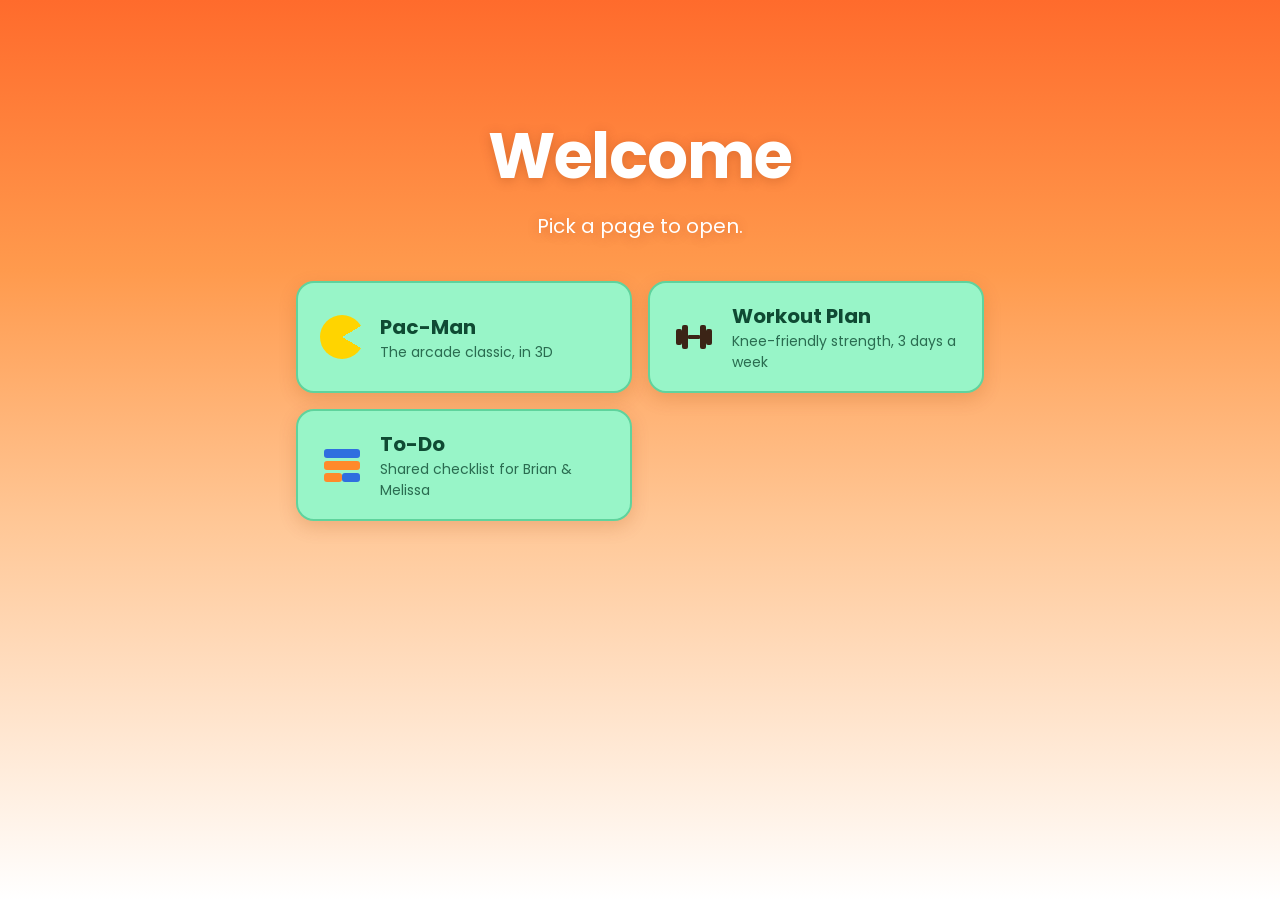
<file: index.html>
<!doctype html>
<html lang="en">
<head>
  <meta charset="utf-8">
  <meta name="viewport" content="width=device-width, initial-scale=1">
  <title>Home</title>
  <link rel="icon" href="data:,">
  <link rel="preconnect" href="https://fonts.googleapis.com">
  <link rel="preconnect" href="https://fonts.gstatic.com" crossorigin>
  <link rel="stylesheet" href="https://fonts.googleapis.com/css2?family=Poppins:wght@400;600;700&display=swap">
  <link rel="stylesheet" href="home.css?v=2a84d6ec0bc94e009911abab5ab9eec630ce3f05">
</head>
<body>
  <main>
    <header>
      <h1>Welcome</h1>
      <p>Pick a page to open.</p>
    </header>

    <!-- One link per page in the app. To add a page, add its folder under
         web/ (see CLAUDE.md) and a link here. -->
    <nav class="pages" aria-label="Pages">
      <a class="page-button" href="pacman/">
        <span class="icon pacman" aria-hidden="true"></span>
        <span class="label">
          <span class="name">Pac-Man</span>
          <span class="desc">The arcade classic, in 3D</span>
        </span>
      </a>
      <a class="page-button" href="workout/">
        <span class="icon workout" aria-hidden="true">
          <svg viewBox="0 0 44 44"><g fill="#3b2416"><rect x="4" y="14" width="6" height="16" rx="2"/><rect x="10" y="10" width="6" height="24" rx="2"/><rect x="28" y="10" width="6" height="24" rx="2"/><rect x="34" y="14" width="6" height="16" rx="2"/><rect x="16" y="20" width="12" height="4" rx="1"/></g></svg>
        </span>
        <span class="label">
          <span class="name">Workout Plan</span>
          <span class="desc">Knee-friendly strength, 3 days a week</span>
        </span>
      </a>
      <a class="page-button" href="todo/">
        <span class="icon todo" aria-hidden="true">
          <svg viewBox="0 0 44 44"><rect x="4" y="6" width="36" height="9" rx="3" fill="#2f6fdf"/><rect x="4" y="18" width="36" height="9" rx="3" fill="#ff8a2b"/><rect x="4" y="30" width="18" height="9" rx="3" fill="#ff8a2b"/><rect x="22" y="30" width="18" height="9" rx="3" fill="#2f6fdf"/></svg>
        </span>
        <span class="label">
          <span class="name">To-Do</span>
          <span class="desc">Shared checklist for Brian &amp; Melissa</span>
        </span>
      </a>
    </nav>
  </main>
</body>
</html>
</file>
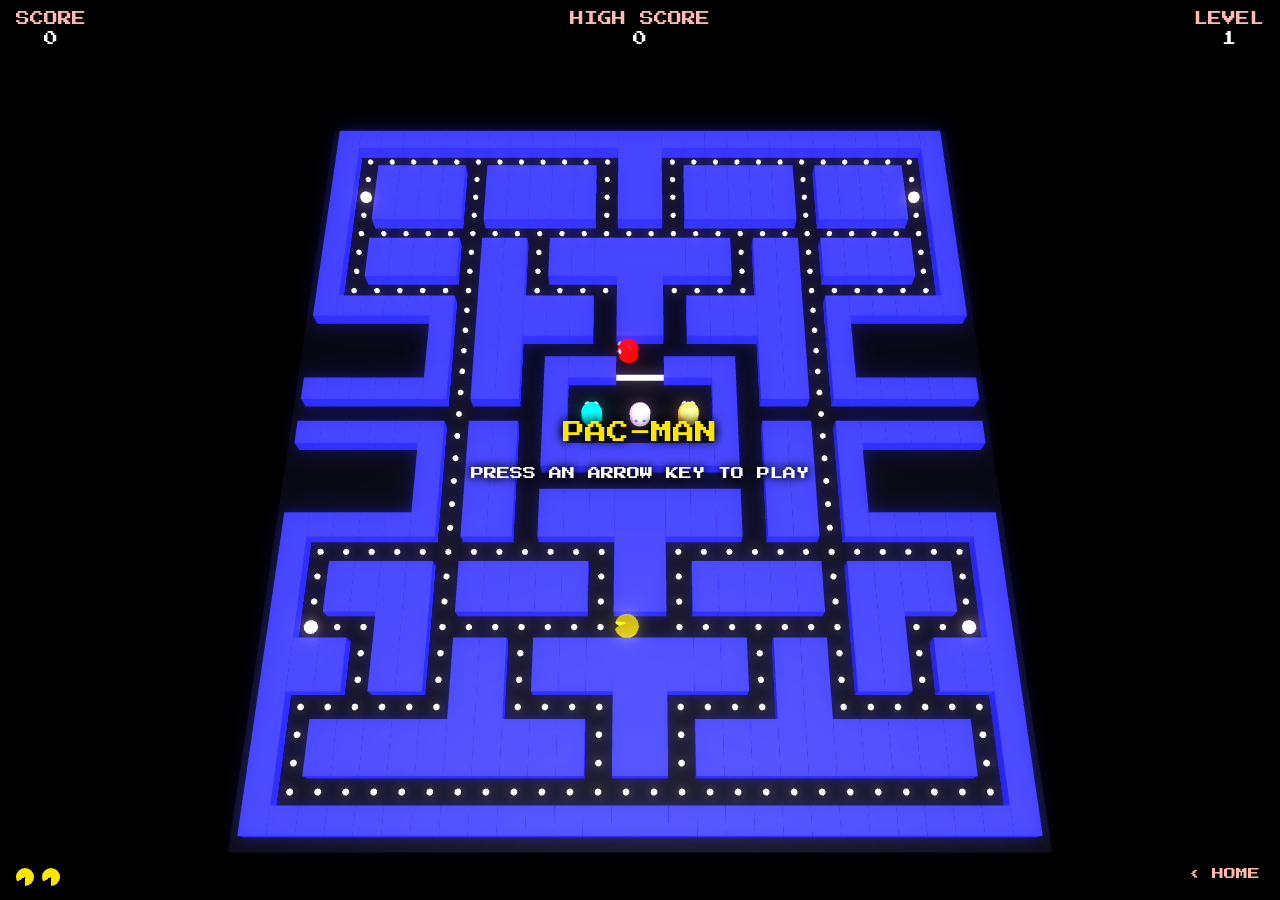
<file: pacman/index.html>
<!doctype html>
<html lang="en">
<head>
  <meta charset="utf-8">
  <meta name="viewport" content="width=device-width, initial-scale=1, maximum-scale=1, user-scalable=no">
  <title>Pac-Man</title>
  <link rel="icon" href="data:,">
  <link rel="preconnect" href="https://fonts.googleapis.com">
  <link rel="preconnect" href="https://fonts.gstatic.com" crossorigin>
  <link rel="stylesheet" href="https://fonts.googleapis.com/css2?family=Press+Start+2P&display=swap">
  <link rel="stylesheet" href="style.css?v=2a84d6ec0bc94e009911abab5ab9eec630ce3f05">
</head>
<body>
  <div id="stage">
    <canvas id="game" touch-action="none"></canvas>
    <div id="hud">
      <div class="top">
        <div>SCORE<span id="score">0</span></div>
        <div>HIGH SCORE<span id="high">0</span></div>
        <div>LEVEL<span id="level">1</span></div>
      </div>
      <div id="message"></div>
      <div id="lives"></div>
      <a id="home" href="../">&lsaquo; HOME</a>
    </div>
  </div>
  <!-- On-screen D-pad, shown on touch devices. data-dir uses the engine's direction codes. -->
  <div id="controls" aria-label="Direction controls">
    <div class="dpad">
      <button class="up" data-dir="1" aria-label="Up"></button>
      <button class="left" data-dir="4" aria-label="Left"></button>
      <button class="right" data-dir="2" aria-label="Right"></button>
      <button class="down" data-dir="3" aria-label="Down"></button>
    </div>
  </div>
  <script src="babylon.js?v=2a84d6ec0bc94e009911abab5ab9eec630ce3f05"></script>
  <script src="game.js?v=2a84d6ec0bc94e009911abab5ab9eec630ce3f05"></script>
</body>
</html>
</file>
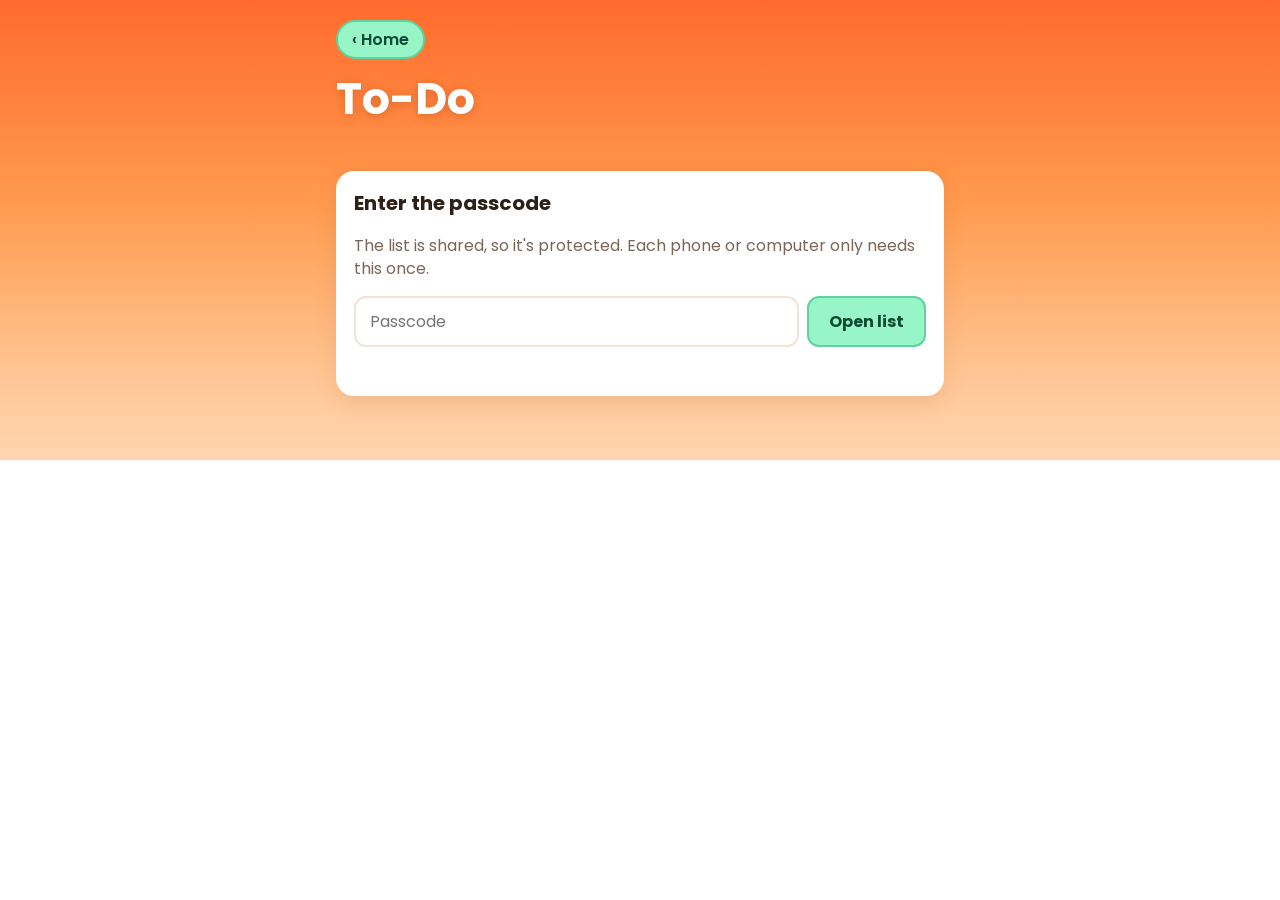
<file: todo/index.html>
<!doctype html>
<html lang="en">
<head>
  <meta charset="utf-8">
  <meta name="viewport" content="width=device-width, initial-scale=1">
  <title>To-Do</title>
  <link rel="icon" href="data:,">
  <link rel="preconnect" href="https://fonts.googleapis.com">
  <link rel="preconnect" href="https://fonts.gstatic.com" crossorigin>
  <link rel="stylesheet" href="https://fonts.googleapis.com/css2?family=Poppins:wght@400;600;700&display=swap">
  <link rel="stylesheet" href="style.css?v=2a84d6ec0bc94e009911abab5ab9eec630ce3f05">
</head>
<body>
  <header class="hero">
    <a class="home-link" href="../">&lsaquo; Home</a>
    <h1>To-Do</h1>
    <p class="status" id="status" aria-live="polite"></p>
  </header>

  <main>
    <!-- Shown until this device has the passcode. -->
    <section class="card" id="gate" hidden>
      <h2>Enter the passcode</h2>
      <p class="muted">The list is shared, so it's protected. Each phone or computer only needs this once.</p>
      <form id="gate-form" class="gate-form">
        <input id="gate-code" type="password" autocomplete="current-password" placeholder="Passcode" required>
        <button class="mint" type="submit">Open list</button>
      </form>
      <p class="error" id="gate-error" role="alert"></p>
    </section>

    <section class="card" id="setup" hidden>
      <h2>Almost ready</h2>
      <p class="muted">This list isn't connected to its database yet.</p>
    </section>

    <div id="app" hidden>
      <section class="card">
        <form id="add-form" class="add-form">
          <input id="add-text" type="text" maxlength="500" placeholder="Add a to-do…" autocomplete="off" required>
          <div class="tag-picker" role="radiogroup" aria-label="Who is it for?">
            <button type="button" class="tag-option banner tag-brian" data-tag="brian" role="radio">Brian</button>
            <button type="button" class="tag-option banner tag-melissa" data-tag="melissa" role="radio">Melissa</button>
            <button type="button" class="tag-option banner tag-both" data-tag="both" role="radio"><span>Melissa</span><span>Brian</span></button>
          </div>
          <button class="mint add-button" type="submit">Add</button>
        </form>
      </section>

      <div class="filters" role="radiogroup" aria-label="Show">
        <button class="filter mint-outline" data-filter="all" role="radio">Everyone</button>
        <button class="filter mint-outline" data-filter="brian" role="radio">Brian</button>
        <button class="filter mint-outline" data-filter="melissa" role="radio">Melissa</button>
      </div>

      <ul class="todos" id="open-list"></ul>
      <p class="empty muted" id="empty">Nothing to do. Nice!</p>

      <details class="done-section" id="done-section">
        <summary>Done (<span id="done-count">0</span>)</summary>
        <ul class="todos" id="done-list"></ul>
        <button class="mint-outline small" id="clear-done" type="button">Clear done items</button>
      </details>

      <p class="footer-actions">
        <button class="link" id="lock" type="button">Forget passcode on this device</button>
      </p>
    </div>
  </main>

  <script src="config.js?v=2a84d6ec0bc94e009911abab5ab9eec630ce3f05"></script>
  <script src="app.js?v=2a84d6ec0bc94e009911abab5ab9eec630ce3f05"></script>
</body>
</html>
</file>
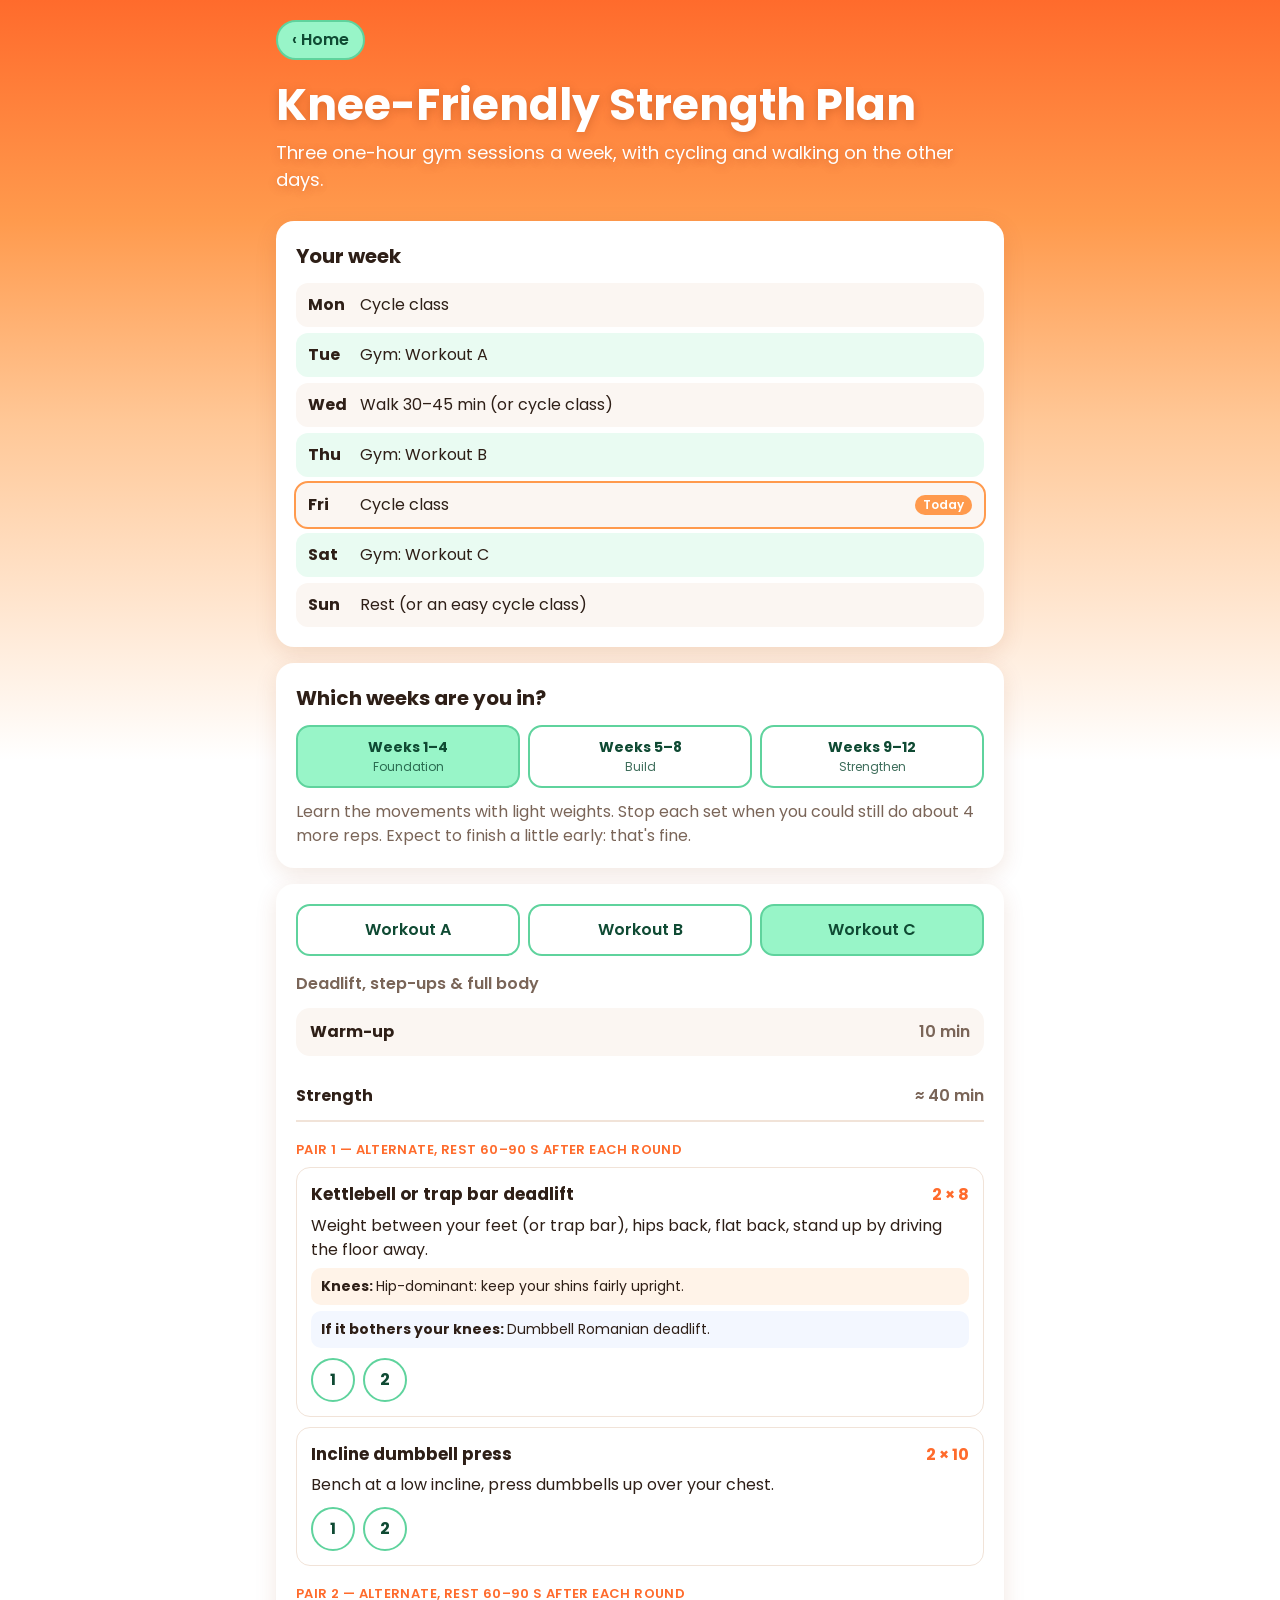
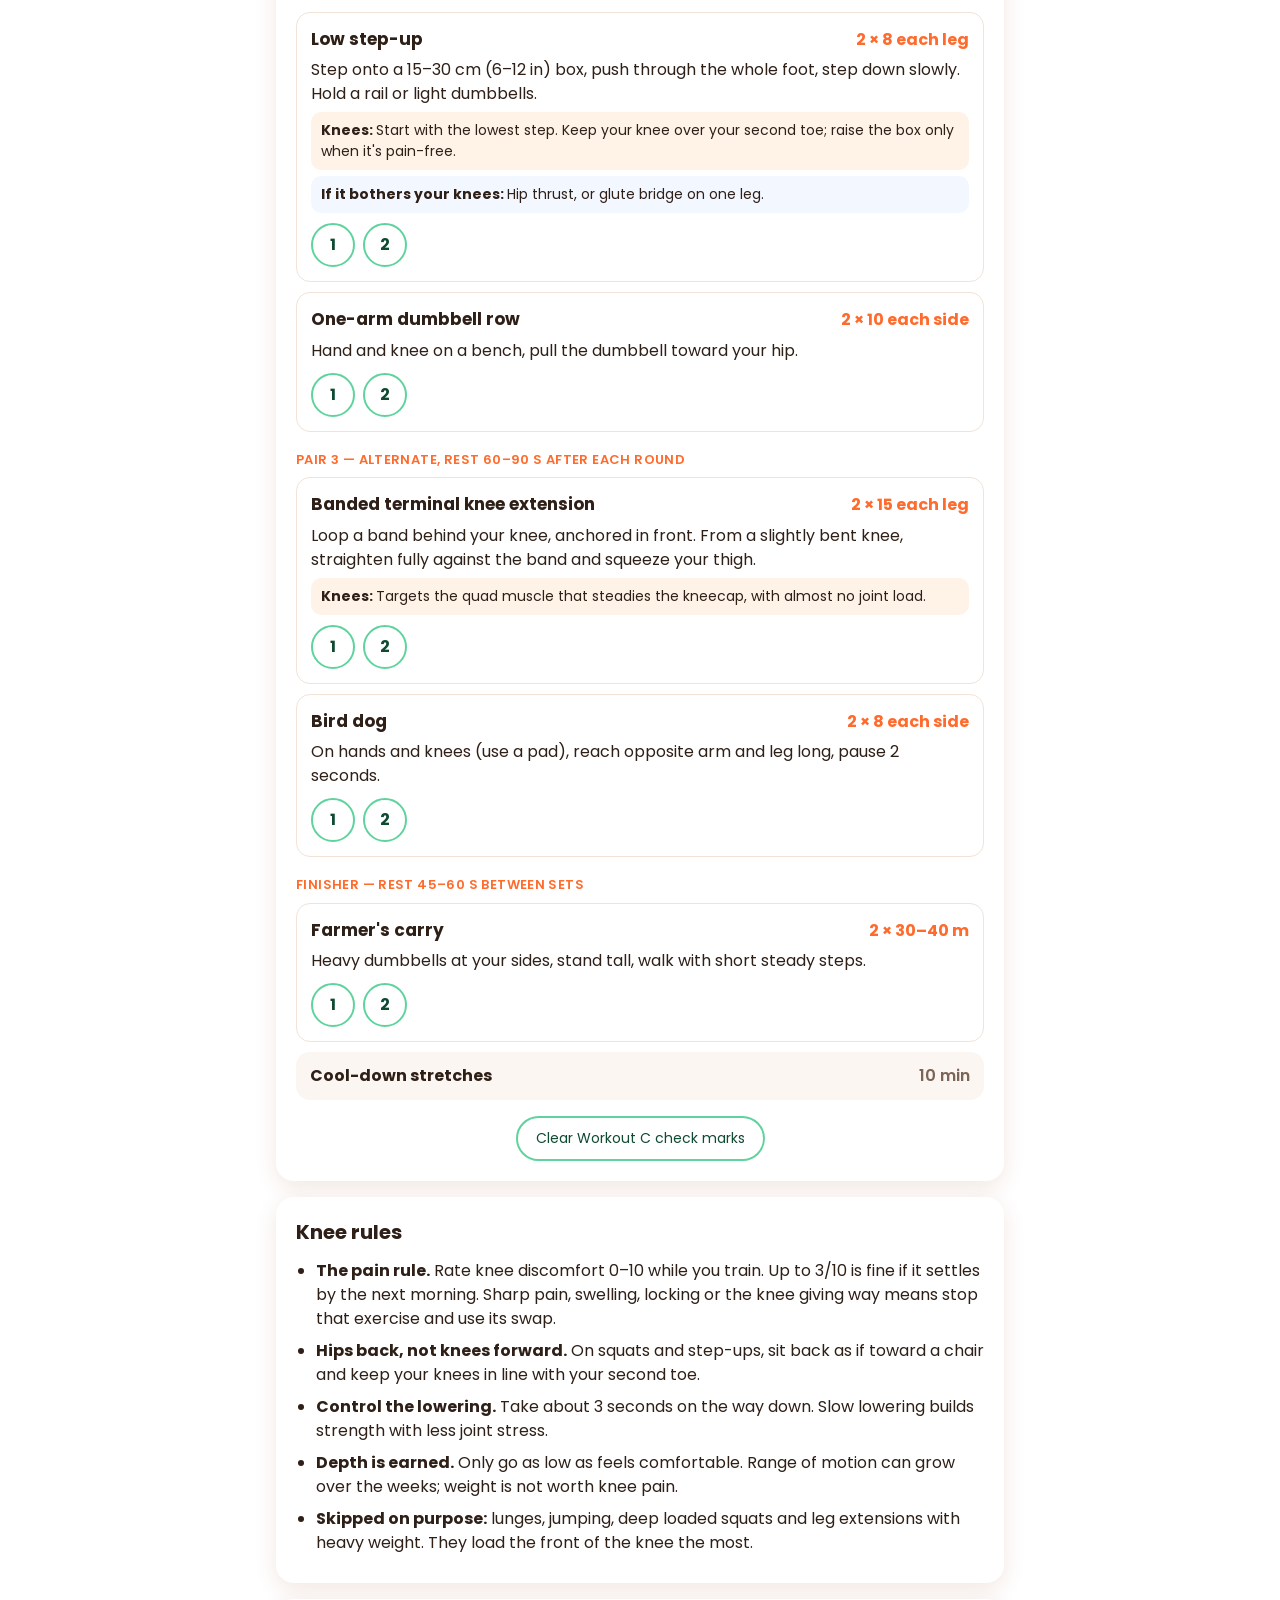
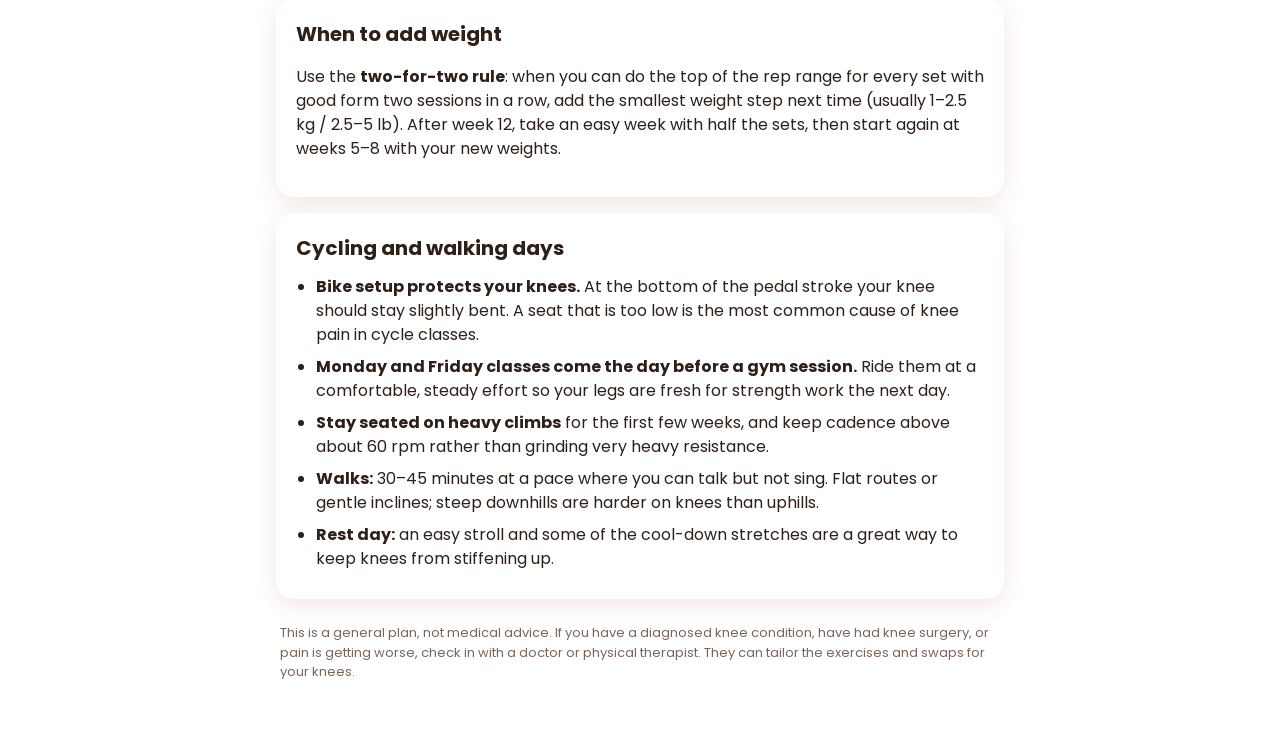
<file: workout/index.html>
<!doctype html>
<html lang="en">
<head>
  <meta charset="utf-8">
  <meta name="viewport" content="width=device-width, initial-scale=1">
  <title>Workout Plan</title>
  <link rel="icon" href="data:,">
  <link rel="preconnect" href="https://fonts.googleapis.com">
  <link rel="preconnect" href="https://fonts.gstatic.com" crossorigin>
  <link rel="stylesheet" href="https://fonts.googleapis.com/css2?family=Poppins:wght@400;600;700&display=swap">
  <link rel="stylesheet" href="style.css?v=2a84d6ec0bc94e009911abab5ab9eec630ce3f05">
</head>
<body>
  <header class="hero">
    <a class="home-link" href="../">&lsaquo; Home</a>
    <h1>Knee-Friendly Strength Plan</h1>
    <p>Three one-hour gym sessions a week, with cycling and walking on the other days.</p>
  </header>

  <main>
    <section class="card">
      <h2>Your week</h2>
      <ol class="week" id="week"></ol>
    </section>

    <section class="card">
      <h2>Which weeks are you in?</h2>
      <div class="phase-picker" id="phase-picker" role="radiogroup" aria-label="Training phase"></div>
      <p class="phase-note" id="phase-note"></p>
    </section>

    <section class="card workout-card">
      <div class="tabs" id="tabs" role="tablist" aria-label="Gym workouts"></div>
      <div id="workout"></div>
    </section>

    <section class="card">
      <h2>Knee rules</h2>
      <ul class="rules">
        <li><strong>The pain rule.</strong> Rate knee discomfort 0&ndash;10 while you train. Up to 3/10 is fine
          if it settles by the next morning. Sharp pain, swelling, locking or the knee giving way means stop
          that exercise and use its swap.</li>
        <li><strong>Hips back, not knees forward.</strong> On squats and step-ups, sit back as if toward a chair
          and keep your knees in line with your second toe.</li>
        <li><strong>Control the lowering.</strong> Take about 3 seconds on the way down. Slow lowering builds
          strength with less joint stress.</li>
        <li><strong>Depth is earned.</strong> Only go as low as feels comfortable. Range of motion can grow over
          the weeks; weight is not worth knee pain.</li>
        <li><strong>Skipped on purpose:</strong> lunges, jumping, deep loaded squats and leg extensions with
          heavy weight. They load the front of the knee the most.</li>
      </ul>
    </section>

    <section class="card">
      <h2>When to add weight</h2>
      <p>Use the <strong>two-for-two rule</strong>: when you can do the top of the rep range for every set with good
        form two sessions in a row, add the smallest weight step next time (usually 1&ndash;2.5 kg / 2.5&ndash;5 lb).
        After week 12, take an easy week with half the sets, then start again at weeks 5&ndash;8 with your new weights.</p>
    </section>

    <section class="card">
      <h2>Cycling and walking days</h2>
      <ul class="rules">
        <li><strong>Bike setup protects your knees.</strong> At the bottom of the pedal stroke your knee should
          stay slightly bent. A seat that is too low is the most common cause of knee pain in cycle classes.</li>
        <li><strong>Monday and Friday classes come the day before a gym session.</strong> Ride them at a
          comfortable, steady effort so your legs are fresh for strength work the next day.</li>
        <li><strong>Stay seated on heavy climbs</strong> for the first few weeks, and keep cadence above about
          60 rpm rather than grinding very heavy resistance.</li>
        <li><strong>Walks:</strong> 30&ndash;45 minutes at a pace where you can talk but not sing. Flat routes or gentle
          inclines; steep downhills are harder on knees than uphills.</li>
        <li><strong>Rest day:</strong> an easy stroll and some of the cool-down stretches are a great way to keep
          knees from stiffening up.</li>
      </ul>
    </section>

    <p class="disclaimer">This is a general plan, not medical advice. If you have a diagnosed knee condition,
      have had knee surgery, or pain is getting worse, check in with a doctor or physical therapist.
      They can tailor the exercises and swaps for your knees.</p>
  </main>

  <script src="plan.js?v=2a84d6ec0bc94e009911abab5ab9eec630ce3f05"></script>
</body>
</html>
</file>
<file: home.css>
:root {
  --sunset-deep: #ff6b2c;
  --sunset: #ff9a4d;
  --sunset-soft: #ffc796;
  --mint: #98f5c8;
  --mint-hover: #7eeab6;
  --mint-edge: #5fd39d;
  --ink: #3b2416;
  --button-ink: #0f4a33;
}

* {
  box-sizing: border-box;
}

html {
  min-height: 100%;
  background: #fff;
}

body {
  margin: 0;
  min-height: 100vh;
  font-family: "Poppins", system-ui, sans-serif;
  color: var(--ink);
  /* Sunset orange at the top, fading to white. */
  background: linear-gradient(
    180deg,
    var(--sunset-deep) 0%,
    var(--sunset) 30%,
    var(--sunset-soft) 58%,
    #fff 100%
  ) fixed;
}

main {
  max-width: 720px;
  margin: 0 auto;
  padding: clamp(48px, 12vh, 120px) 16px 48px;
}

header {
  text-align: center;
  margin-bottom: 40px;
  color: #fff;
  text-shadow: 0 2px 12px rgba(120, 40, 0, 0.25);
}

h1 {
  margin: 0;
  font-size: clamp(40px, 9vw, 64px);
  font-weight: 700;
  letter-spacing: -0.02em;
}

header p {
  margin: 8px 0 0;
  font-size: clamp(16px, 3.5vw, 20px);
}

.pages {
  display: grid;
  grid-template-columns: repeat(auto-fit, minmax(240px, 1fr));
  gap: 16px;
}

.page-button {
  display: flex;
  align-items: center;
  gap: 16px;
  padding: 18px 22px;
  border: 2px solid var(--mint-edge);
  border-radius: 18px;
  background: var(--mint);
  color: var(--button-ink);
  text-decoration: none;
  box-shadow: 0 6px 18px rgba(150, 60, 0, 0.18);
  transition: transform 120ms ease, background-color 120ms ease, box-shadow 120ms ease;
}

.page-button:hover {
  background: var(--mint-hover);
  transform: translateY(-2px);
  box-shadow: 0 10px 24px rgba(150, 60, 0, 0.22);
}

.page-button:active {
  transform: translateY(0);
}

.page-button:focus-visible {
  outline: 3px solid #fff;
  outline-offset: 3px;
}

.label {
  display: flex;
  flex-direction: column;
}

.name {
  font-size: 20px;
  font-weight: 700;
}

.desc {
  font-size: 14px;
  opacity: 0.8;
}

.icon {
  flex: none;
  width: 44px;
  height: 44px;
}

.icon svg {
  display: block;
  width: 100%;
  height: 100%;
}

.icon.pacman {
  border-radius: 50%;
  background: conic-gradient(from 60deg, transparent 0 60deg, #ffd400 60deg 360deg);
}

@media (prefers-reduced-motion: reduce) {
  .page-button {
    transition: none;
  }
}
</file>
<file: pacman/style.css>
html, body {
  margin: 0;
  height: 100%;
  overflow: hidden;
  background: #000;
  color: #fff;
  font-family: "Press Start 2P", ui-monospace, monospace;
  -webkit-user-select: none;
  user-select: none;
}

#game {
  display: block;
  width: 100%;
  height: 100%;
  touch-action: none;
  outline: none;
}

#hud {
  position: absolute;
  inset: 0;
  pointer-events: none;
}

.top {
  display: flex;
  justify-content: space-between;
  padding: 12px 16px;
  font-size: clamp(9px, 2.4vw, 14px);
  color: #ffb8ae;
}

.top div {
  display: flex;
  flex-direction: column;
  gap: 6px;
  text-align: center;
}

.top span {
  color: #fff;
}

#message {
  position: absolute;
  left: 0;
  right: 0;
  top: 50%;
  transform: translateY(-50%);
  text-align: center;
  font-size: clamp(12px, 3.2vw, 22px);
  line-height: 1.8;
  color: #ffe600;
  text-shadow: 0 0 8px #000, 0 0 12px #000;
}

#message .sub {
  display: block;
  margin-top: 8px;
  font-size: 0.6em;
  color: #fff;
}

#lives {
  position: absolute;
  left: 16px;
  bottom: 14px;
  display: flex;
  gap: 8px;
}

#home {
  position: absolute;
  right: 16px;
  bottom: 14px;
  padding: 6px 4px;
  font-size: clamp(9px, 2.4vw, 12px);
  color: #ffb8ae;
  text-decoration: none;
  pointer-events: auto;
}

#home:hover,
#home:focus-visible {
  color: #fff;
}

#lives i {
  width: 18px;
  height: 18px;
  border-radius: 50%;
  background: conic-gradient(from 60deg, #ffe600 0 300deg, transparent 300deg);
  transform: rotate(180deg);
}

/* ---- Layout: game stage, plus a control panel on touch devices ---------- */

body {
  display: flex;
  flex-direction: column;
}

#stage {
  position: relative;
  flex: 1;
  min-height: 0;
  min-width: 0;
}


#controls {
  display: none;
  flex: none;
  align-items: center;
  justify-content: center;
  padding: 8px 16px calc(12px + env(safe-area-inset-bottom));
  touch-action: none;
}

body.touch #controls {
  display: flex;
  height: min(40vh, 340px);
}

@media (orientation: landscape) {
  body.touch {
    flex-direction: row;
  }

  body.touch #controls {
    height: auto;
    width: min(46vw, 360px);
    padding: 16px calc(12px + env(safe-area-inset-right)) 16px 8px;
  }

  body.touch .dpad {
    --size: min(84vh, 40vw, 320px);
  }
}

/* ---- D-pad --------------------------------------------------------------- */

.dpad {
  /* Portrait: fill the panel under the maze. Landscape overrides below. */
  --size: min(36vh, 78vw, 320px);
  --arrow: calc(var(--size) * 0.065);
  position: relative;
  width: var(--size);
  height: var(--size);
}

.dpad button {
  position: absolute;
  width: 35%;
  height: 35%;
  margin: 0;
  padding: 0;
  border: 2px solid #2121de;
  border-radius: 16px;
  background: rgba(33, 33, 222, 0.25);
  touch-action: none;
  -webkit-tap-highlight-color: transparent;
  -webkit-touch-callout: none;
  cursor: pointer;
}

.dpad button::after {
  content: "";
  position: absolute;
  inset: 0;
  margin: auto;
  width: 0;
  height: 0;
  border: var(--arrow) solid transparent;
}

.dpad .up { left: 32.5%; top: 0; }
.dpad .down { left: 32.5%; bottom: 0; }
.dpad .left { left: 0; top: 32.5%; }
.dpad .right { right: 0; top: 32.5%; }

.dpad .up::after { border-bottom: calc(var(--arrow) * 1.4) solid #ffe600; margin-top: 18%; }
.dpad .down::after { border-top: calc(var(--arrow) * 1.4) solid #ffe600; margin-bottom: 18%; }
.dpad .left::after { border-right: calc(var(--arrow) * 1.4) solid #ffe600; margin-left: 18%; }
.dpad .right::after { border-left: calc(var(--arrow) * 1.4) solid #ffe600; margin-right: 18%; }

.dpad button.pressed {
  background: rgba(255, 230, 0, 0.35);
  border-color: #ffe600;
}
</file>
<file: todo/style.css>
:root {
  --sunset-deep: #ff6b2c;
  --sunset: #ff9a4d;
  --sunset-soft: #ffc796;
  --mint: #98f5c8;
  --mint-hover: #7eeab6;
  --mint-edge: #5fd39d;
  --mint-ink: #0f4a33;
  --brian: #2f6fdf;
  --melissa: #ff8a2b;
  --ink: #2e1f17;
  --muted: #7a6558;
  --line: #f1e3d8;
}

* {
  box-sizing: border-box;
}

html {
  background: #fff;
}

body {
  margin: 0;
  font-family: "Poppins", system-ui, sans-serif;
  color: var(--ink);
  line-height: 1.45;
  background: linear-gradient(180deg, var(--sunset-deep) 0, var(--sunset) 200px, var(--sunset-soft) 380px, #fff 700px) no-repeat, #fff;
}

button,
input {
  font: inherit;
}

button {
  -webkit-tap-highlight-color: transparent;
  cursor: pointer;
}

.hero,
main {
  max-width: 640px;
  margin: 0 auto;
  padding-left: 16px;
  padding-right: 16px;
}

.hero {
  padding-top: 20px;
  padding-bottom: 20px;
  color: #fff;
  text-shadow: 0 2px 10px rgba(120, 40, 0, 0.25);
}

.home-link {
  display: inline-block;
  margin-bottom: 16px;
  padding: 6px 14px;
  border: 2px solid var(--mint-edge);
  border-radius: 999px;
  background: var(--mint);
  color: var(--mint-ink);
  font-weight: 600;
  text-decoration: none;
  text-shadow: none;
}

.home-link:hover {
  background: var(--mint-hover);
}

h1 {
  margin: 0;
  font-size: clamp(32px, 8vw, 44px);
  line-height: 1.1;
}

.status {
  min-height: 1.5em;
  margin: 6px 0 0;
  font-size: 14px;
}

main {
  padding-bottom: 48px;
}

.card {
  margin-bottom: 16px;
  padding: 18px;
  border-radius: 18px;
  background: #fff;
  box-shadow: 0 6px 22px rgba(150, 60, 0, 0.12);
}

h2 {
  margin: 0 0 6px;
  font-size: 20px;
}

.muted {
  color: var(--muted);
}

.error {
  min-height: 1.4em;
  margin: 8px 0 0;
  color: #c0392b;
}

input[type="text"],
input[type="password"],
.edit {
  width: 100%;
  padding: 12px 14px;
  border: 2px solid var(--line);
  border-radius: 12px;
  background: #fff;
  color: var(--ink);
  font-size: 16px; /* 16px stops phones zooming in on focus */
}

input:focus {
  outline: none;
  border-color: var(--mint-edge);
}

/* ---- Buttons (mint green) ------------------------------------------------- */

.mint {
  padding: 12px 20px;
  border: 2px solid var(--mint-edge);
  border-radius: 12px;
  background: var(--mint);
  color: var(--mint-ink);
  font-weight: 700;
}

.mint:hover {
  background: var(--mint-hover);
}

.mint:disabled {
  opacity: 0.6;
}

.mint-outline {
  padding: 8px 14px;
  border: 2px solid var(--mint-edge);
  border-radius: 999px;
  background: #fff;
  color: var(--mint-ink);
  font-weight: 600;
}

.mint-outline:hover {
  background: #effdf6;
}

.mint-outline.active {
  background: var(--mint);
}

.small {
  padding: 6px 12px;
  font-size: 14px;
}

.link {
  border: 0;
  background: none;
  color: var(--muted);
  font-size: 13px;
  text-decoration: underline;
}

button:focus-visible,
a:focus-visible,
.text:focus-visible {
  outline: 3px solid var(--sunset-deep);
  outline-offset: 2px;
}

/* ---- Passcode gate --------------------------------------------------------- */

.gate-form {
  display: flex;
  gap: 8px;
  margin-top: 12px;
}

.gate-form input {
  flex: 1;
  min-width: 0;
}

/* ---- Banners: who a to-do is for ------------------------------------------- */

.banner {
  display: flex;
  align-items: center;
  justify-content: center;
  padding: 4px 10px;
  border: 0;
  color: #fff;
  font-size: 13px;
  font-weight: 700;
  letter-spacing: 0.04em;
  text-transform: uppercase;
}

.banner.tag-brian {
  background: var(--brian);
}

.banner.tag-melissa {
  background: var(--melissa);
}

/* Half orange (Melissa), half blue (Brian). */
.banner.tag-both {
  padding: 0;
  background: linear-gradient(90deg, var(--melissa) 50%, var(--brian) 50%);
}

.banner.tag-both span {
  flex: 1;
  padding: 4px 6px;
  text-align: center;
}

/* ---- Add form -------------------------------------------------------------- */

.add-form {
  display: grid;
  gap: 10px;
}

.tag-picker {
  display: grid;
  grid-template-columns: 1fr 1fr 1.4fr;
  gap: 8px;
}

.tag-option {
  min-height: 44px;
  border-radius: 12px;
  overflow: hidden;
  opacity: 0.45;
  outline: 3px solid transparent;
  outline-offset: 2px;
}

.tag-option.selected {
  opacity: 1;
  outline-color: var(--mint-edge);
}

.add-button {
  width: 100%;
}

/* ---- List ------------------------------------------------------------------ */

.filters {
  display: flex;
  gap: 8px;
  margin: 4px 0 12px;
}

.todos {
  display: grid;
  gap: 10px;
  margin: 0;
  padding: 0;
  list-style: none;
}

.todo {
  overflow: hidden;
  border-radius: 14px;
  background: #fff;
  box-shadow: 0 3px 12px rgba(150, 60, 0, 0.1);
}

.todo .banner {
  width: 100%;
}

.todo.saving {
  opacity: 0.6;
}

.row {
  display: flex;
  align-items: center;
  gap: 10px;
  padding: 10px 10px 10px 12px;
}

.check {
  flex: none;
  width: 32px;
  height: 32px;
  border: 2px solid var(--mint-edge);
  border-radius: 50%;
  background: #fff;
}

.check[aria-pressed="true"] {
  background: var(--mint);
}

.check[aria-pressed="true"]::after {
  content: "✓";
  color: var(--mint-ink);
  font-weight: 700;
}

.text {
  flex: 1;
  min-width: 0;
  overflow-wrap: anywhere;
  cursor: text;
}

.todo .edit {
  flex: 1;
  min-width: 0;
  padding: 6px 10px;
}

.todo.done .text {
  color: var(--muted);
  text-decoration: line-through;
}

.todo.done .banner {
  opacity: 0.55;
}

.delete {
  flex: none;
  width: 36px;
  height: 36px;
  border: 0;
  border-radius: 50%;
  background: none;
  color: var(--muted);
  font-size: 16px;
}

.delete:hover {
  background: #fbeee6;
  color: #c0392b;
}

.empty {
  margin: 8px 4px 16px;
  text-align: center;
}

.done-section {
  margin-top: 20px;
}

.done-section summary {
  margin-bottom: 10px;
  color: var(--muted);
  font-weight: 600;
  cursor: pointer;
}

.done-section .mint-outline {
  display: block;
  margin: 12px auto 0;
}

.footer-actions {
  margin-top: 28px;
  text-align: center;
}
</file>
<file: workout/style.css>
:root {
  --sunset-deep: #ff6b2c;
  --sunset: #ff9a4d;
  --sunset-soft: #ffc796;
  --mint: #98f5c8;
  --mint-hover: #7eeab6;
  --mint-edge: #5fd39d;
  --mint-ink: #0f4a33;
  --ink: #2e1f17;
  --muted: #7a6558;
  --line: #f1e3d8;
  --card: #fff;
  --knee: #fff3e8;
}

* {
  box-sizing: border-box;
}

html {
  background: #fff;
}

body {
  margin: 0;
  font-family: "Poppins", system-ui, sans-serif;
  color: var(--ink);
  line-height: 1.5;
  background: linear-gradient(180deg, var(--sunset-deep) 0, var(--sunset) 220px, var(--sunset-soft) 420px, #fff 760px) no-repeat, #fff;
}

.hero {
  max-width: 760px;
  margin: 0 auto;
  padding: 20px 16px 28px;
  color: #fff;
  text-shadow: 0 2px 10px rgba(120, 40, 0, 0.25);
}

.home-link {
  display: inline-block;
  margin-bottom: 20px;
  padding: 6px 14px;
  border: 2px solid var(--mint-edge);
  border-radius: 999px;
  background: var(--mint);
  color: var(--mint-ink);
  font-weight: 600;
  text-decoration: none;
  text-shadow: none;
}

.home-link:hover {
  background: var(--mint-hover);
}

h1 {
  margin: 0;
  font-size: clamp(28px, 7vw, 44px);
  line-height: 1.15;
}

.hero p {
  margin: 8px 0 0;
  font-size: clamp(15px, 3.6vw, 18px);
}

main {
  max-width: 760px;
  margin: 0 auto;
  padding: 0 16px 48px;
}

.card {
  margin-bottom: 16px;
  padding: 20px;
  border-radius: 18px;
  background: var(--card);
  box-shadow: 0 6px 22px rgba(150, 60, 0, 0.12);
}

h2 {
  margin: 0 0 12px;
  font-size: 20px;
}

/* ---- Week --------------------------------------------------------------- */

.week {
  display: grid;
  gap: 6px;
  margin: 0;
  padding: 0;
  list-style: none;
}

.day {
  display: flex;
  align-items: center;
  gap: 12px;
  padding: 10px 12px;
  border-radius: 12px;
  background: #fbf6f2;
}

.day.gym {
  background: #e9fbf2;
}

.day.clickable {
  cursor: pointer;
  -webkit-tap-highlight-color: transparent;
}

.day.today {
  outline: 2px solid var(--sunset);
}

.day-name {
  width: 40px;
  font-weight: 700;
}

.day-what {
  flex: 1;
}

.today-tag,
.tab-today {
  padding: 1px 8px;
  border-radius: 999px;
  background: var(--sunset);
  color: #fff;
  font-size: 12px;
  font-weight: 600;
}

/* ---- Buttons (mint green) ---------------------------------------------- */

.chip,
.tab,
.reset,
.set {
  font: inherit;
  color: var(--mint-ink);
  border: 2px solid var(--mint-edge);
  background: #fff;
  cursor: pointer;
  -webkit-tap-highlight-color: transparent;
}

.chip:hover,
.tab:hover,
.reset:hover {
  background: #effdf6;
}

.chip.active,
.tab.active {
  background: var(--mint);
}

.phase-picker {
  display: grid;
  grid-template-columns: repeat(3, 1fr);
  gap: 8px;
}

.chip {
  display: flex;
  flex-direction: column;
  align-items: center;
  padding: 10px 6px;
  border-radius: 14px;
  font-size: 14px;
}

.chip span {
  font-size: 12px;
  opacity: 0.8;
}

.phase-note {
  margin: 12px 0 0;
  color: var(--muted);
}

.tabs {
  display: grid;
  grid-template-columns: repeat(3, 1fr);
  gap: 8px;
  margin-bottom: 16px;
  scroll-margin-top: 12px;
}

.tab {
  display: flex;
  flex-wrap: wrap;
  align-items: center;
  justify-content: center;
  gap: 6px;
  padding: 12px 6px;
  border-radius: 14px;
  font-weight: 600;
}

/* ---- Workout ------------------------------------------------------------ */

.focus {
  margin: 0 0 12px;
  color: var(--muted);
  font-weight: 600;
}

.block {
  margin: 8px 0;
  border-radius: 14px;
  background: #fbf6f2;
}

.block summary,
.block-label {
  display: flex;
  justify-content: space-between;
  padding: 12px 14px;
  font-weight: 700;
}

.block summary {
  cursor: pointer;
}

.block ul {
  margin: 0;
  padding: 0 14px 14px 34px;
}

.block-label {
  margin-top: 16px;
  padding-left: 0;
  padding-right: 0;
  border-bottom: 2px solid var(--line);
}

.mins {
  color: var(--muted);
  font-weight: 600;
}

.pair-head {
  margin: 18px 0 8px;
  font-size: 13px;
  font-weight: 600;
  color: var(--sunset-deep);
  text-transform: uppercase;
  letter-spacing: 0.03em;
}

.exercise {
  margin-bottom: 10px;
  padding: 14px;
  border: 1px solid var(--line);
  border-radius: 14px;
}

.ex-top {
  display: flex;
  align-items: baseline;
  justify-content: space-between;
  gap: 12px;
}

.exercise h4 {
  margin: 0;
  font-size: 17px;
}

.dose {
  flex: none;
  font-weight: 700;
  color: var(--sunset-deep);
}

.how {
  margin: 6px 0;
}

.knee,
.swap {
  margin: 6px 0;
  padding: 8px 10px;
  border-radius: 10px;
  font-size: 14px;
}

.knee {
  background: var(--knee);
}

.swap {
  background: #f3f7ff;
}

.sets {
  display: flex;
  gap: 8px;
  margin-top: 10px;
}

.set {
  width: 44px;
  height: 44px;
  border-radius: 50%;
  font-weight: 700;
}

.set.done {
  background: var(--mint);
  border-color: var(--mint-edge);
}

.set.done::after {
  content: "✓";
  margin-left: 2px;
}

.reset {
  display: block;
  margin: 16px auto 0;
  padding: 10px 18px;
  border-radius: 999px;
  font-size: 14px;
}

/* ---- Rules & footer ----------------------------------------------------- */

.rules {
  margin: 0;
  padding-left: 20px;
}

.rules li {
  margin-bottom: 8px;
}

.disclaimer {
  margin: 24px 4px 0;
  color: var(--muted);
  font-size: 13px;
}

button:focus-visible,
a:focus-visible,
summary:focus-visible {
  outline: 3px solid var(--sunset-deep);
  outline-offset: 2px;
}
</file>
